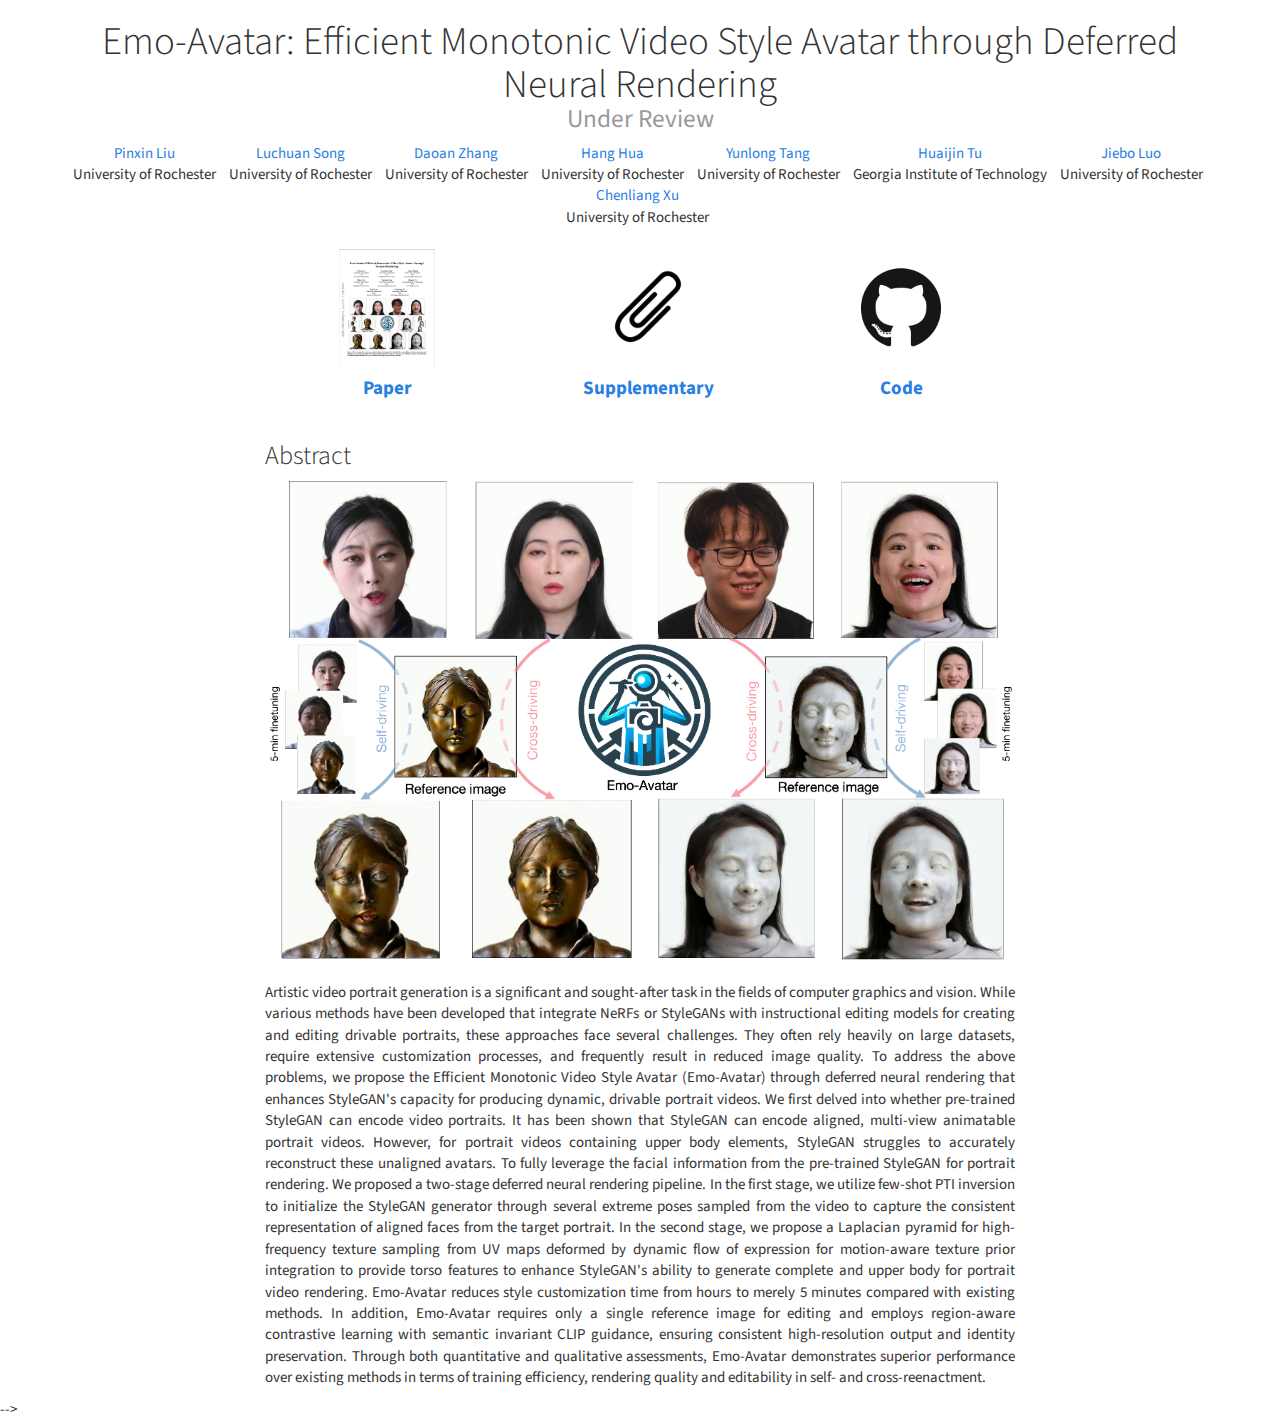
<file: project/Emo-Avatar/emo-avatar.html>
<!-- <!DOCTYPE html>
<!-- saved from url=(0074)https://people.engr.tamu.edu/nimak/Papers/SIGAsia2022_LookAhead/index.html -->
<html><head lang="en"><meta http-equiv="Content-Type" content="text/html; charset=UTF-8">
    
    <meta http-equiv="x-ua-compatible" content="ie=edge">

    <title>Emo-Avatar: Efficient Monotonic Video Style Avatar through Deferred Neural Rendering</title>

    <meta name="description" content="">
    <meta name="viewport" content="width=device-width, initial-scale=1">

    <!-- <base href="/"> -->

<!--     <link rel="apple-touch-icon" href="apple-touch-icon.png"> -->
  <!-- <link rel="icon" type="image/jpg" href="depth/depth_icon.jpg"> -->
  <link rel="shortcut icon" HREF="emo-avatar/favicon.ico">
  <!-- Place favicon.ico in the root directory -->

    <link rel="stylesheet" href="./emo-avatar/bootstrap.min.css">
    <link rel="stylesheet" href="./emo-avatar/font-awesome.min.css">
    <link rel="stylesheet" href="./emo-avatar/codemirror.min.css">
    <link rel="stylesheet" href="./emo-avatar/app.css">

    <link rel="stylesheet" href="./emo-avatar/bootstrap.min(1).css">
    
    <!-- Global site tag (gtag.js) - Google Analytics -->
    <script type="text/javascript" async="" src="./emo-avatar/analytics.js"></script><script async="" src="./emo-avatar/js"></script>
    <script>
      window.dataLayer = window.dataLayer || [];
      function gtag(){dataLayer.push(arguments);}
      gtag('js', new Date());

      gtag('config', 'UA-110862391-3');
    </script>

    <script src="./emo-avatar/jquery.min.js"></script>
    <script src="./emo-avatar/bootstrap.min.js"></script>
    <script src="./emo-avatar/codemirror.min.js"></script>
    <script src="./emo-avatar/clipboard.min.js"></script>
    
    <script src="./emo-avatar/app.js"></script>
</head>

<body>
    <div class="container" id="main">
        <div class="row">
            <h1 class="col-md-12 text-center">
                Emo-Avatar: Efficient Monotonic Video Style Avatar through Deferred Neural Rendering<br>
                <small>
                    Under Review
                </small>
            </h1>
        </div>
        <div class="row">
            <div class="col-md-12 text-center">
                <ul class="list-inline">

                    <li>
                        <a href="https://andypinxinliu.github.io/">
                          Pinxin Liu
                        </a>
                        <br>University of Rochester
                    </li>

                    <li>
                        <a href="https://songluchuan.github.io/">
                          Luchuan Song
                        </a>
                        <br>University of Rochester
                    </li>

                    <li>
                        <a href="https://dwan.ch/">
                          Daoan Zhang
                        </a>
                        <br>University of Rochester
                    </li>

                    <li>
                        <a href="https://hanghuacs.owlstown.net/">
                         Hang Hua
                        </a>
                        <br>University of Rochester
                    </li>

                    <li>
                        <a href="https://yunlong10.github.io/">
                         Yunlong Tang
                        </a>
                        <br>University of Rochester
                    </li>

                    <li>
                        <a href="https://www.linkedin.com/in/huaijin-tu-912627224/">
                        Huaijin Tu
                        </a>
                        <br>Georgia Institute of Technology
                    </li>

                    <li>
                        <a href="https://www.cs.rochester.edu/u/jluo/">
                         Jiebo Luo
                        </a>
                        <br>University of Rochester
                    </li>

                    <li>
                        <a href="https://www.cs.rochester.edu/~cxu22/index.html">
                         Chenliang Xu
                        </a>
                        <br>University of Rochester
                    </li>

                    
                </ul>
            </div>
        </div>


        <div class="row">
                <div class="col-md-8 col-md-offset-2 text-center">
                    <ul class="nav nav-pills nav-justified">
                        <li>
                            <!-- <a href="./emo-avatar/siggraph_asia_2023_image_generation_final.pdf"> -->
                            <a href="https://arxiv.org/abs/2402.00827">
                            <img src="./emo-avatar/paper_icon.jpg" height="120px"><br>
                                <h4><strong>Paper</strong></h4>
                            </a>
                        </li>
                        <li>
                            <a href="./emo-avatar.html">
                            <img src="./emo-avatar/paperclip.png" height="120px"><br>
                                <h4><strong>Supplementary</strong></h4>
                            </a>
                        </li>
                        <li>
                            <a href="./emo-avatar.html">
                            <img src="./emo-avatar/github_pad.png" height="120px"><br>
                                <h4><strong> Code <br></strong></h4>
                            </a>
                        </li>
                    </ul>
                </div>
        </div>


            
        <div class="row">
            <div class="col-md-8 col-md-offset-2">
                <h3>
                    Abstract
                </h3>
                <img src="./emo-avatar/emo-avatar_teaser.png" class="img-responsive" alt="overview"><br>
                <p class="text-justify">
                    Artistic video portrait generation is a significant and sought-after task in the fields of computer graphics and vision. 
                    While various methods have been developed that integrate NeRFs or StyleGANs with instructional editing models for creating 
                    and editing drivable portraits, these approaches face several challenges. They often rely heavily on large datasets, 
                    require extensive customization processes, and frequently result in reduced image quality. To address the above problems, 
                    we propose the Efficient Monotonic Video Style Avatar (Emo-Avatar) through deferred neural rendering that enhances StyleGAN's 
                    capacity for producing dynamic, drivable portrait videos. We first delved into whether pre-trained StyleGAN can encode video 
                    portraits. It has been shown that StyleGAN can encode aligned, multi-view animatable portrait videos. However, for portrait 
                    videos containing upper body elements, StyleGAN struggles to accurately reconstruct these unaligned avatars. To fully 
                    leverage the facial information from the pre-trained StyleGAN for portrait rendering. We proposed a two-stage deferred 
                    neural rendering pipeline. In the first stage, we utilize few-shot PTI inversion to initialize the StyleGAN generator 
                    through several extreme poses sampled from the video to capture the consistent representation of aligned faces from the 
                    target portrait. In the second stage, we propose a Laplacian pyramid for high-frequency texture sampling from UV maps 
                    deformed by dynamic flow of expression for motion-aware texture prior integration to provide torso features to enhance 
                    StyleGAN's ability to generate complete and upper body for portrait video rendering. Emo-Avatar reduces style 
                    customization time from hours to merely 5 minutes compared with existing methods. In addition, Emo-Avatar requires 
                    only a single reference image for editing and employs region-aware contrastive learning with semantic invariant 
                    CLIP guidance, ensuring consistent high-resolution output and identity preservation. Through both quantitative 
                    and qualitative assessments, Emo-Avatar demonstrates superior performance over existing methods in terms of 
                    training efficiency, rendering quality and editability in self- and cross-reenactment.
                    
            </div>
        </div>


        <!-- <div class="row">
            <div class="col-md-8 col-md-offset-2">
                <h3>
                    Supplementary Video
                </h3>
                <div class="text-center">
                    <div style="position:relative;">
                        <iframe align="center" width="100%" height="422"  src="https://www.youtube.com/embed/MWM0_rrnaMQ?si=z-jzpamEN6QjWRd-" title="YouTube video player" frameborder="0" allow="accelerometer; autoplay; clipboard-write; encrypted-media; gyroscope; picture-in-picture; web-share" allowfullscreen></iframe>
                    </div>
            </div>
        </div> -->



        <!-- <div class="row">
            <div class="col-md-8 col-md-offset-2">
                <h3>
                    BibTeX
                </h3>
                <div class="form-group col-md-10 col-md-offset-1">
                <pre>
                @article{Zeng_2023_emo-avatar,
                    author = {Zeng, Libing and Chen, Lele and Xu, Yi and Kalantari, Nima Khademi},
                    title = {emo-avatar: A Controllable Personalized Generative Prior},
                    booktitle={ACM SIGGRAPH Asia},
                    year={2023}
                }
                </pre>
                </div>
            </div>
        </div> -->



        <!-- <div class="row">
            <div class="col-md-8 col-md-offset-2">
                <h3>
                    Acknowledgements
                </h3>
                <p class="text-justify">
                    We express our gratitude to the anonymous reviewers for their insightful comments and suggestions. 
                    Additionally, we would like to thank <a href="https://ykq98.github.io/">Keqiang Yan</a> and <a href="https://lyq.me/scholar">Yongqing Liang</a> for the valuable discussions.
                    The website template was borrowed from <a href="http://mgharbi.com/">Michael Gharbi</a>.
                </p>
            </div>
        </div> -->
    </div>

</body></html> -->
</file>
<file: project/Emo-Avatar/emo-avatar/app.css>
.CodeMirror {
    font-size: .8em;
    height: auto;
}

.CodeMirror-scroll {
    overflow-y: hidden;
    overflow-x: auto;
}

#header_img {
    margin-top: 2em;
    margin-bottom: 1em;
}
</file>
<file: project/Emo-Avatar/emo-avatar/codemirror.min.css>
.CodeMirror{font-family:monospace;height:300px;color:black}.CodeMirror-lines{padding:4px 0}.CodeMirror pre{padding:0 4px}.CodeMirror-scrollbar-filler,.CodeMirror-gutter-filler{background-color:white}.CodeMirror-gutters{border-right:1px solid #ddd;background-color:#f7f7f7;white-space:nowrap}.CodeMirror-linenumber{padding:0 3px 0 5px;min-width:20px;text-align:right;color:#999;white-space:nowrap}.CodeMirror-guttermarker{color:black}.CodeMirror-guttermarker-subtle{color:#999}.CodeMirror-cursor{border-left:1px solid black;border-right:0;width:0}.CodeMirror div.CodeMirror-secondarycursor{border-left:1px solid silver}.cm-fat-cursor .CodeMirror-cursor{width:auto;border:0;background:#7e7}.cm-fat-cursor div.CodeMirror-cursors{z-index:1}.cm-animate-fat-cursor{width:auto;border:0;-webkit-animation:blink 1.06s steps(1) infinite;-moz-animation:blink 1.06s steps(1) infinite;animation:blink 1.06s steps(1) infinite;background-color:#7e7}@-moz-keyframes blink{50%{background-color:transparent}}@-webkit-keyframes blink{50%{background-color:transparent}}@keyframes blink{50%{background-color:transparent}}.cm-tab{display:inline-block;text-decoration:inherit}.CodeMirror-ruler{border-left:1px solid #ccc;position:absolute}.cm-s-default .cm-header{color:blue}.cm-s-default .cm-quote{color:#090}.cm-negative{color:#d44}.cm-positive{color:#292}.cm-header,.cm-strong{font-weight:bold}.cm-em{font-style:italic}.cm-link{text-decoration:underline}.cm-strikethrough{text-decoration:line-through}.cm-s-default .cm-keyword{color:#708}.cm-s-default .cm-atom{color:#219}.cm-s-default .cm-number{color:#164}.cm-s-default .cm-def{color:#00f}.cm-s-default .cm-variable-2{color:#05a}.cm-s-default .cm-variable-3{color:#085}.cm-s-default .cm-comment{color:#a50}.cm-s-default .cm-string{color:#a11}.cm-s-default .cm-string-2{color:#f50}.cm-s-default .cm-meta{color:#555}.cm-s-default .cm-qualifier{color:#555}.cm-s-default .cm-builtin{color:#30a}.cm-s-default .cm-bracket{color:#997}.cm-s-default .cm-tag{color:#170}.cm-s-default .cm-attribute{color:#00c}.cm-s-default .cm-hr{color:#999}.cm-s-default .cm-link{color:#00c}.cm-s-default .cm-error{color:red}.cm-invalidchar{color:red}.CodeMirror-composing{border-bottom:2px solid}div.CodeMirror span.CodeMirror-matchingbracket{color:#0f0}div.CodeMirror span.CodeMirror-nonmatchingbracket{color:#f22}.CodeMirror-matchingtag{background:rgba(255,150,0,.3)}.CodeMirror-activeline-background{background:#e8f2ff}.CodeMirror{position:relative;overflow:hidden;background:white}.CodeMirror-scroll{overflow:scroll !important;margin-bottom:-30px;margin-right:-30px;padding-bottom:30px;height:100%;outline:0;position:relative}.CodeMirror-sizer{position:relative;border-right:30px solid transparent}.CodeMirror-vscrollbar,.CodeMirror-hscrollbar,.CodeMirror-scrollbar-filler,.CodeMirror-gutter-filler{position:absolute;z-index:6;display:none}.CodeMirror-vscrollbar{right:0;top:0;overflow-x:hidden;overflow-y:scroll}.CodeMirror-hscrollbar{bottom:0;left:0;overflow-y:hidden;overflow-x:scroll}.CodeMirror-scrollbar-filler{right:0;bottom:0}.CodeMirror-gutter-filler{left:0;bottom:0}.CodeMirror-gutters{position:absolute;left:0;top:0;z-index:3}.CodeMirror-gutter{white-space:normal;height:100%;display:inline-block;margin-bottom:-30px;*zoom:1;*display:inline}.CodeMirror-gutter-wrapper{position:absolute;z-index:4;background:none !important;border:none !important}.CodeMirror-gutter-background{position:absolute;top:0;bottom:0;z-index:4}.CodeMirror-gutter-elt{position:absolute;cursor:default;z-index:4}.CodeMirror-gutter-wrapper{-webkit-user-select:none;-moz-user-select:none;user-select:none}.CodeMirror-lines{cursor:text;min-height:1px}.CodeMirror pre{-moz-border-radius:0;-webkit-border-radius:0;border-radius:0;border-width:0;background:transparent;font-family:inherit;font-size:inherit;margin:0;white-space:pre;word-wrap:normal;line-height:inherit;color:inherit;z-index:2;position:relative;overflow:visible;-webkit-tap-highlight-color:transparent}.CodeMirror-wrap pre{word-wrap:break-word;white-space:pre-wrap;word-break:normal}.CodeMirror-linebackground{position:absolute;left:0;right:0;top:0;bottom:0;z-index:0}.CodeMirror-linewidget{position:relative;z-index:2;overflow:auto}.CodeMirror-code{outline:0}.CodeMirror-scroll,.CodeMirror-sizer,.CodeMirror-gutter,.CodeMirror-gutters,.CodeMirror-linenumber{-moz-box-sizing:content-box;box-sizing:content-box}.CodeMirror-measure{position:absolute;width:100%;height:0;overflow:hidden;visibility:hidden}.CodeMirror-cursor{position:absolute}.CodeMirror-measure pre{position:static}div.CodeMirror-cursors{visibility:hidden;position:relative;z-index:3}div.CodeMirror-dragcursors{visibility:visible}.CodeMirror-focused div.CodeMirror-cursors{visibility:visible}.CodeMirror-selected{background:#d9d9d9}.CodeMirror-focused .CodeMirror-selected{background:#d7d4f0}.CodeMirror-crosshair{cursor:crosshair}.CodeMirror-line::selection,.CodeMirror-line>span::selection,.CodeMirror-line>span>span::selection{background:#d7d4f0}.CodeMirror-line::-moz-selection,.CodeMirror-line>span::-moz-selection,.CodeMirror-line>span>span::-moz-selection{background:#d7d4f0}.cm-searching{background:#ffa;background:rgba(255,255,0,.4)}.CodeMirror span{*vertical-align:text-bottom}.cm-force-border{padding-right:.1px}@media print{.CodeMirror div.CodeMirror-cursors{visibility:hidden}}.cm-tab-wrap-hack:after{content:''}span.CodeMirror-selectedtext{background:0}
</file>
